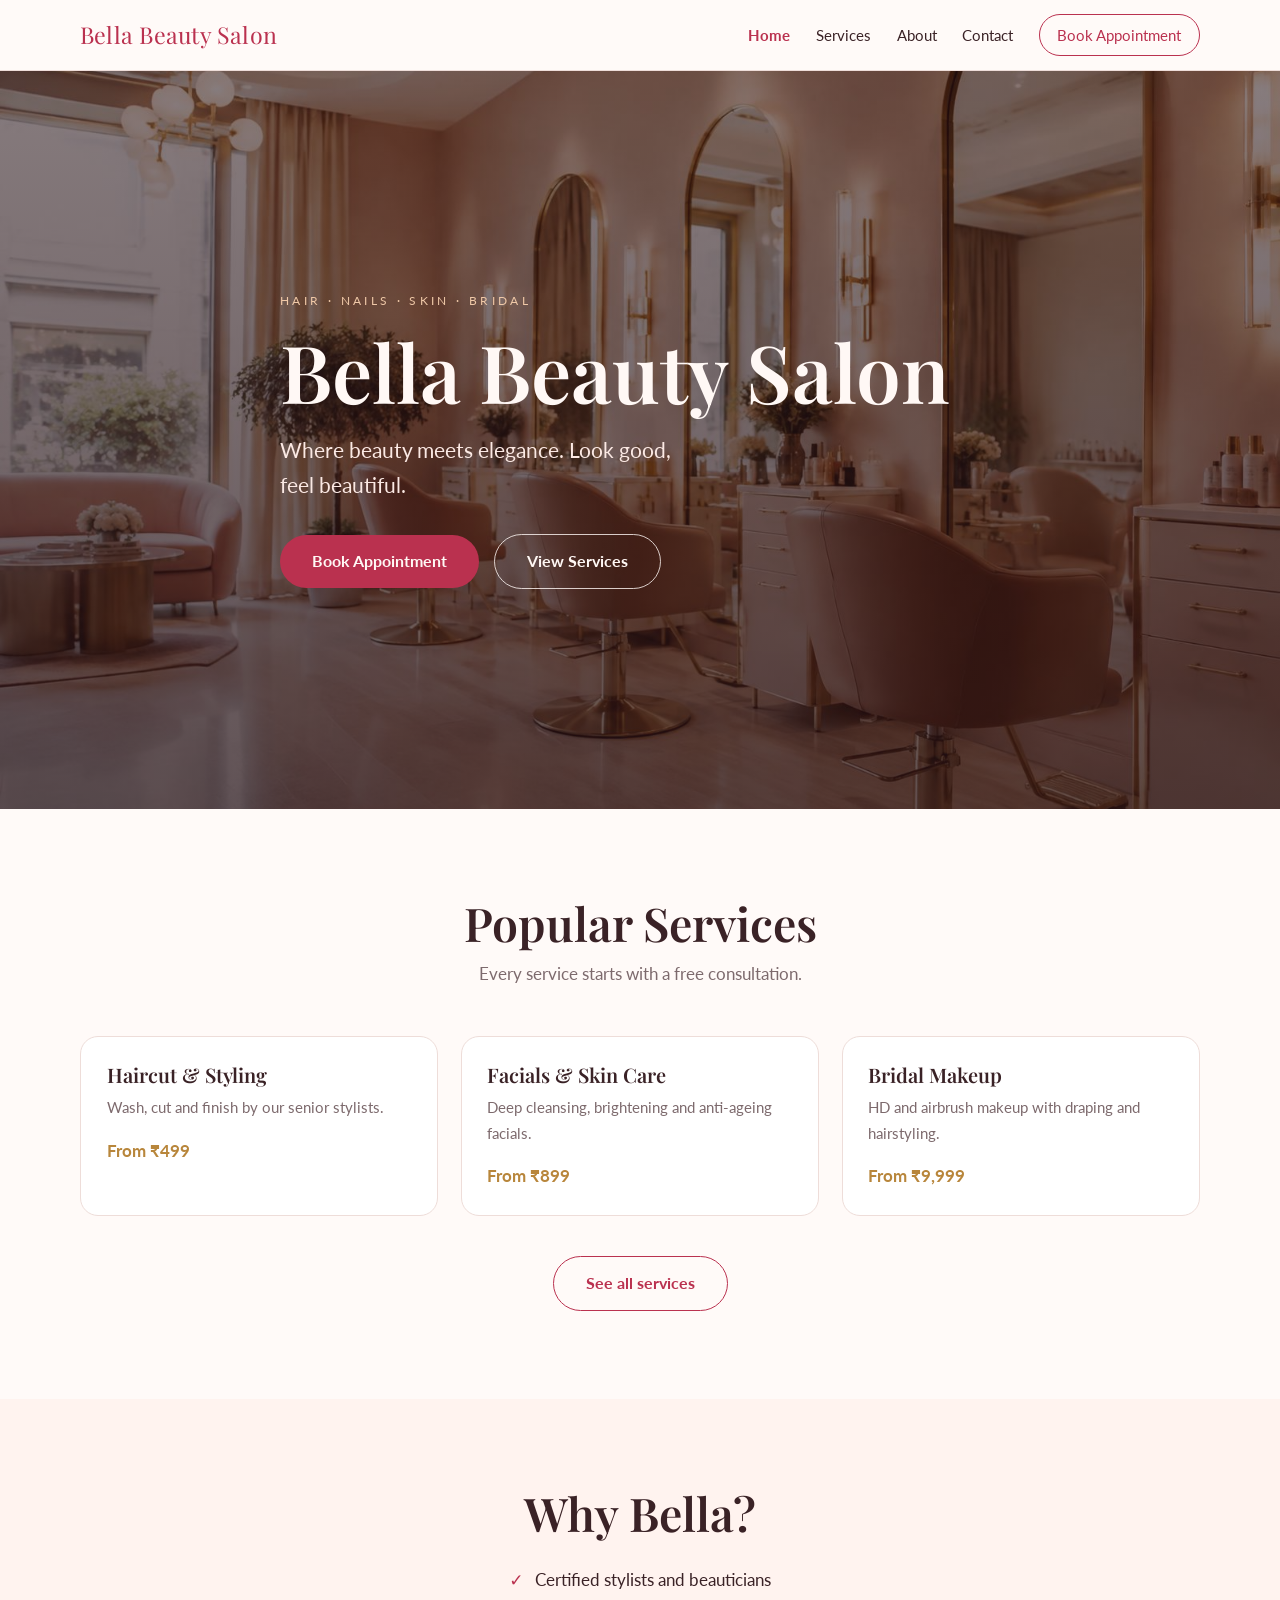
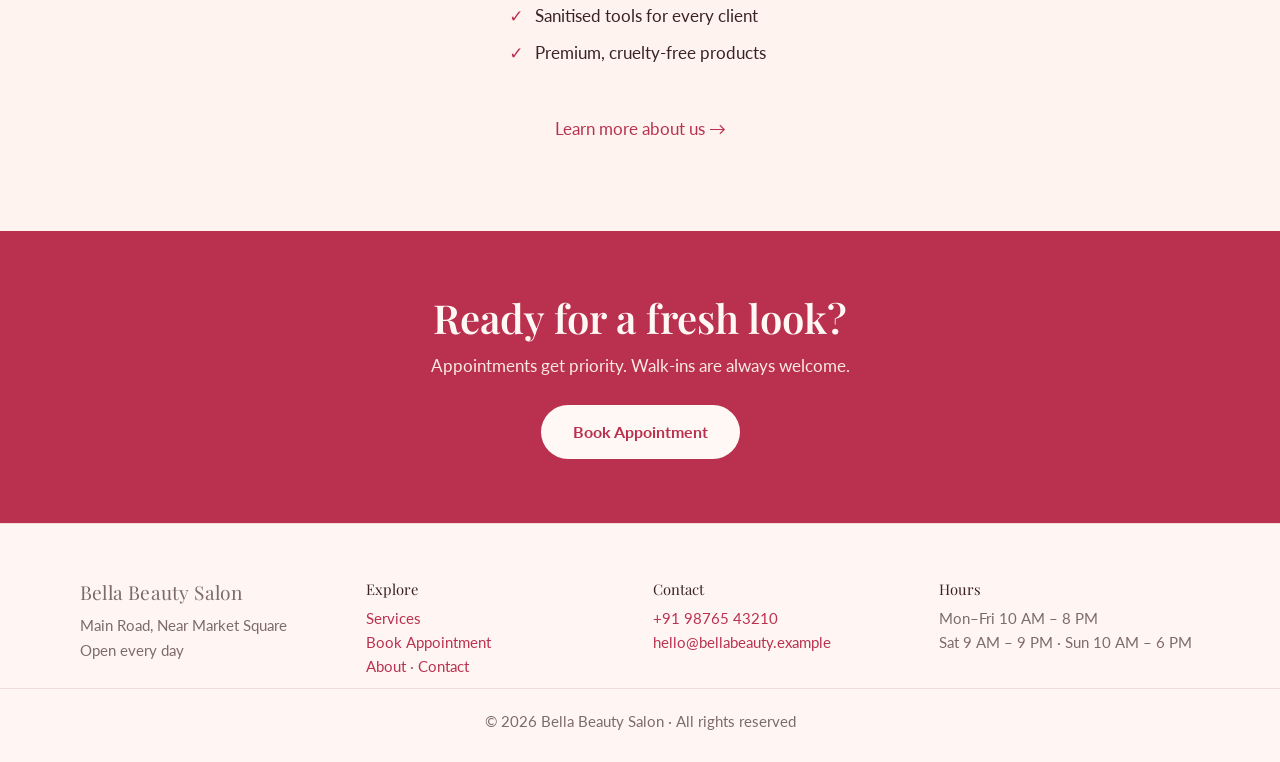
<file: index.html>
<!DOCTYPE html>
<html lang="en">
<head>
  <meta charset="UTF-8" />
  <meta name="viewport" content="width=device-width, initial-scale=1" />
  <title>Bella Beauty Salon — Hair, Nails &amp; Skin</title>
  <meta name="description" content="Bella Beauty Salon offers haircuts, coloring, facials, nails and bridal makeup. Book an appointment today." />
  <meta property="og:title" content="Bella Beauty Salon — Hair, Nails &amp; Skin" />
  <meta property="og:description" content="Bella Beauty Salon offers haircuts, coloring, facials, nails and bridal makeup. Book an appointment today." />
  <meta property="og:type" content="website" />
  <meta name="twitter:card" content="summary_large_image" />
  <link rel="preconnect" href="https://fonts.googleapis.com" />
  <link rel="preconnect" href="https://fonts.gstatic.com" crossorigin />
  <link href="https://fonts.googleapis.com/css2?family=Playfair+Display:wght@500;600;700&family=Lato:wght@400;700&display=swap" rel="stylesheet" />
  <link rel="stylesheet" href="styles.css" />
</head>
<body>
  <header class="site-header" id="siteHeader">
    <div class="wrap header-inner">
      <a class="brand" href="index.html">Bella Beauty Salon</a>
      <nav class="nav" id="nav">
        <a href="index.html" class="active">Home</a>
        <a href="services.html">Services</a>
        <a href="about.html">About</a>
        <a href="contact.html">Contact</a>
        <a class="nav-cta" href="booking.html">Book Appointment</a>
      </nav>
      <button class="menu-btn" id="menuBtn" aria-label="Open menu" aria-expanded="false" aria-controls="nav">
        <span></span><span></span><span></span>
      </button>
    </div>
  </header>

  <main id="top">
    <section class="hero">
      <img class="hero-img" src="hero.jpg" alt="Bella Beauty Salon interior" />
      <div class="hero-shade"></div>
      <div class="hero-copy wrap">
        <p class="eyebrow">Hair · Nails · Skin · Bridal</p>
        <h1>Bella Beauty Salon</h1>
        <p class="lede">Where beauty meets elegance. Look good, feel beautiful.</p>
        <a class="btn" href="booking.html">Book Appointment</a>
        <a class="btn ghost" href="services.html">View Services</a>
      </div>
    </section>

    <section class="section">
      <div class="wrap">
        <h2 class="section-title">Popular Services</h2>
        <p class="section-sub">Every service starts with a free consultation.</p>
        <div class="grid">
          <article class="card reveal">
            <h3>Haircut &amp; Styling</h3>
            <p>Wash, cut and finish by our senior stylists.</p>
            <p class="price">From ₹499</p>
          </article>
          <article class="card reveal">
            <h3>Facials &amp; Skin Care</h3>
            <p>Deep cleansing, brightening and anti-ageing facials.</p>
            <p class="price">From ₹899</p>
          </article>
          <article class="card reveal">
            <h3>Bridal Makeup</h3>
            <p>HD and airbrush makeup with draping and hairstyling.</p>
            <p class="price">From ₹9,999</p>
          </article>
        </div>
        <p class="center-link"><a class="btn outline" href="services.html">See all services</a></p>
      </div>
    </section>

    <section class="section about">
      <div class="wrap narrow-text reveal">
        <h2 class="section-title">Why Bella?</h2>
        <ul class="ticks centered">
          <li>Certified stylists and beauticians</li>
          <li>Sanitised tools for every client</li>
          <li>Premium, cruelty-free products</li>
        </ul>
        <p class="center-link"><a href="about.html">Learn more about us &rarr;</a></p>
      </div>
    </section>

    <section class="cta-band">
      <div class="wrap">
        <h2>Ready for a fresh look?</h2>
        <p>Appointments get priority. Walk-ins are always welcome.</p>
        <a class="btn light" href="booking.html">Book Appointment</a>
      </div>
    </section>
  </main>

  <footer class="site-footer">
    <div class="wrap footer-inner">
      <div>
        <p class="brand small">Bella Beauty Salon</p>
        <p>Main Road, Near Market Square<br />Open every day</p>
      </div>
      <div>
        <p class="foot-title">Explore</p>
        <p><a href="services.html">Services</a><br /><a href="booking.html">Book Appointment</a><br /><a href="about.html">About</a> · <a href="contact.html">Contact</a></p>
      </div>
      <div>
        <p class="foot-title">Contact</p>
        <p><a href="tel:+919876543210">+91 98765 43210</a><br /><a href="mailto:hello@bellabeauty.example">hello@bellabeauty.example</a></p>
      </div>
      <div>
        <p class="foot-title">Hours</p>
        <p>Mon–Fri 10 AM – 8 PM<br />Sat 9 AM – 9 PM · Sun 10 AM – 6 PM</p>
      </div>
    </div>
    <p class="copy">&copy; <span id="year"></span> Bella Beauty Salon · All rights reserved</p>
  </footer>

  <script src="script.js"></script>
</body>
</html>
</file>
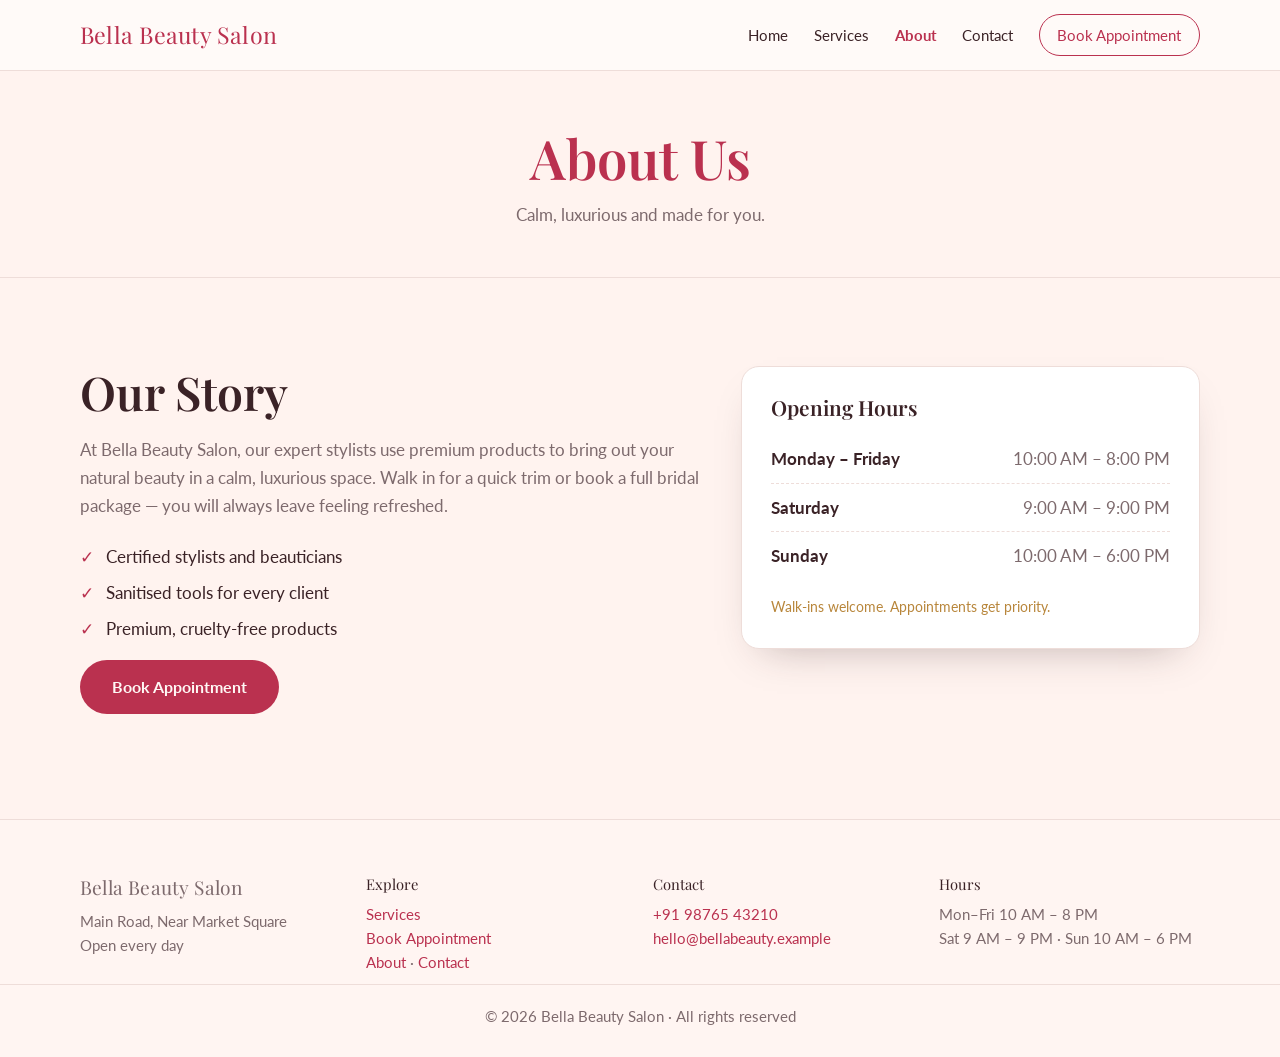
<file: about.html>
<!DOCTYPE html>
<html lang="en">
<head>
  <meta charset="UTF-8" />
  <meta name="viewport" content="width=device-width, initial-scale=1" />
  <title>About — Bella Beauty Salon</title>
  <meta name="description" content="Meet Bella Beauty Salon: certified stylists, premium products and a calm, luxurious space." />
  <meta property="og:title" content="About — Bella Beauty Salon" />
  <meta property="og:description" content="Meet Bella Beauty Salon: certified stylists, premium products and a calm, luxurious space." />
  <meta property="og:type" content="website" />
  <meta name="twitter:card" content="summary_large_image" />
  <link rel="preconnect" href="https://fonts.googleapis.com" />
  <link rel="preconnect" href="https://fonts.gstatic.com" crossorigin />
  <link href="https://fonts.googleapis.com/css2?family=Playfair+Display:wght@500;600;700&family=Lato:wght@400;700&display=swap" rel="stylesheet" />
  <link rel="stylesheet" href="styles.css" />
</head>
<body>
  <header class="site-header" id="siteHeader">
    <div class="wrap header-inner">
      <a class="brand" href="index.html">Bella Beauty Salon</a>
      <nav class="nav" id="nav">
        <a href="index.html">Home</a>
        <a href="services.html">Services</a>
        <a href="about.html" class="active">About</a>
        <a href="contact.html">Contact</a>
        <a class="nav-cta" href="booking.html">Book Appointment</a>
      </nav>
      <button class="menu-btn" id="menuBtn" aria-label="Open menu" aria-expanded="false" aria-controls="nav">
        <span></span><span></span><span></span>
      </button>
    </div>
  </header>

  <section class="page-hero">
    <div class="wrap">
      <h1>About Us</h1>
      <p>Calm, luxurious and made for you.</p>
    </div>
  </section>

  <main>
    <section class="section about">
      <div class="wrap about-inner">
        <div class="about-copy reveal">
          <h2 class="section-title left">Our Story</h2>
          <p>At Bella Beauty Salon, our expert stylists use premium products to bring out your natural beauty in a calm, luxurious space. Walk in for a quick trim or book a full bridal package — you will always leave feeling refreshed.</p>
          <ul class="ticks">
            <li>Certified stylists and beauticians</li>
            <li>Sanitised tools for every client</li>
            <li>Premium, cruelty-free products</li>
          </ul>
          <p><a class="btn" href="booking.html">Book Appointment</a></p>
        </div>
        <aside class="hours reveal">
          <h3>Opening Hours</h3>
          <dl>
            <div><dt>Monday – Friday</dt><dd>10:00 AM – 8:00 PM</dd></div>
            <div><dt>Saturday</dt><dd>9:00 AM – 9:00 PM</dd></div>
            <div><dt>Sunday</dt><dd>10:00 AM – 6:00 PM</dd></div>
          </dl>
          <p class="hours-note">Walk-ins welcome. Appointments get priority.</p>
        </aside>
      </div>
    </section>
  </main>

  <footer class="site-footer">
    <div class="wrap footer-inner">
      <div>
        <p class="brand small">Bella Beauty Salon</p>
        <p>Main Road, Near Market Square<br />Open every day</p>
      </div>
      <div>
        <p class="foot-title">Explore</p>
        <p><a href="services.html">Services</a><br /><a href="booking.html">Book Appointment</a><br /><a href="about.html">About</a> · <a href="contact.html">Contact</a></p>
      </div>
      <div>
        <p class="foot-title">Contact</p>
        <p><a href="tel:+919876543210">+91 98765 43210</a><br /><a href="mailto:hello@bellabeauty.example">hello@bellabeauty.example</a></p>
      </div>
      <div>
        <p class="foot-title">Hours</p>
        <p>Mon–Fri 10 AM – 8 PM<br />Sat 9 AM – 9 PM · Sun 10 AM – 6 PM</p>
      </div>
    </div>
    <p class="copy">&copy; <span id="year"></span> Bella Beauty Salon · All rights reserved</p>
  </footer>

  <script src="script.js"></script>
</body>
</html>
</file>
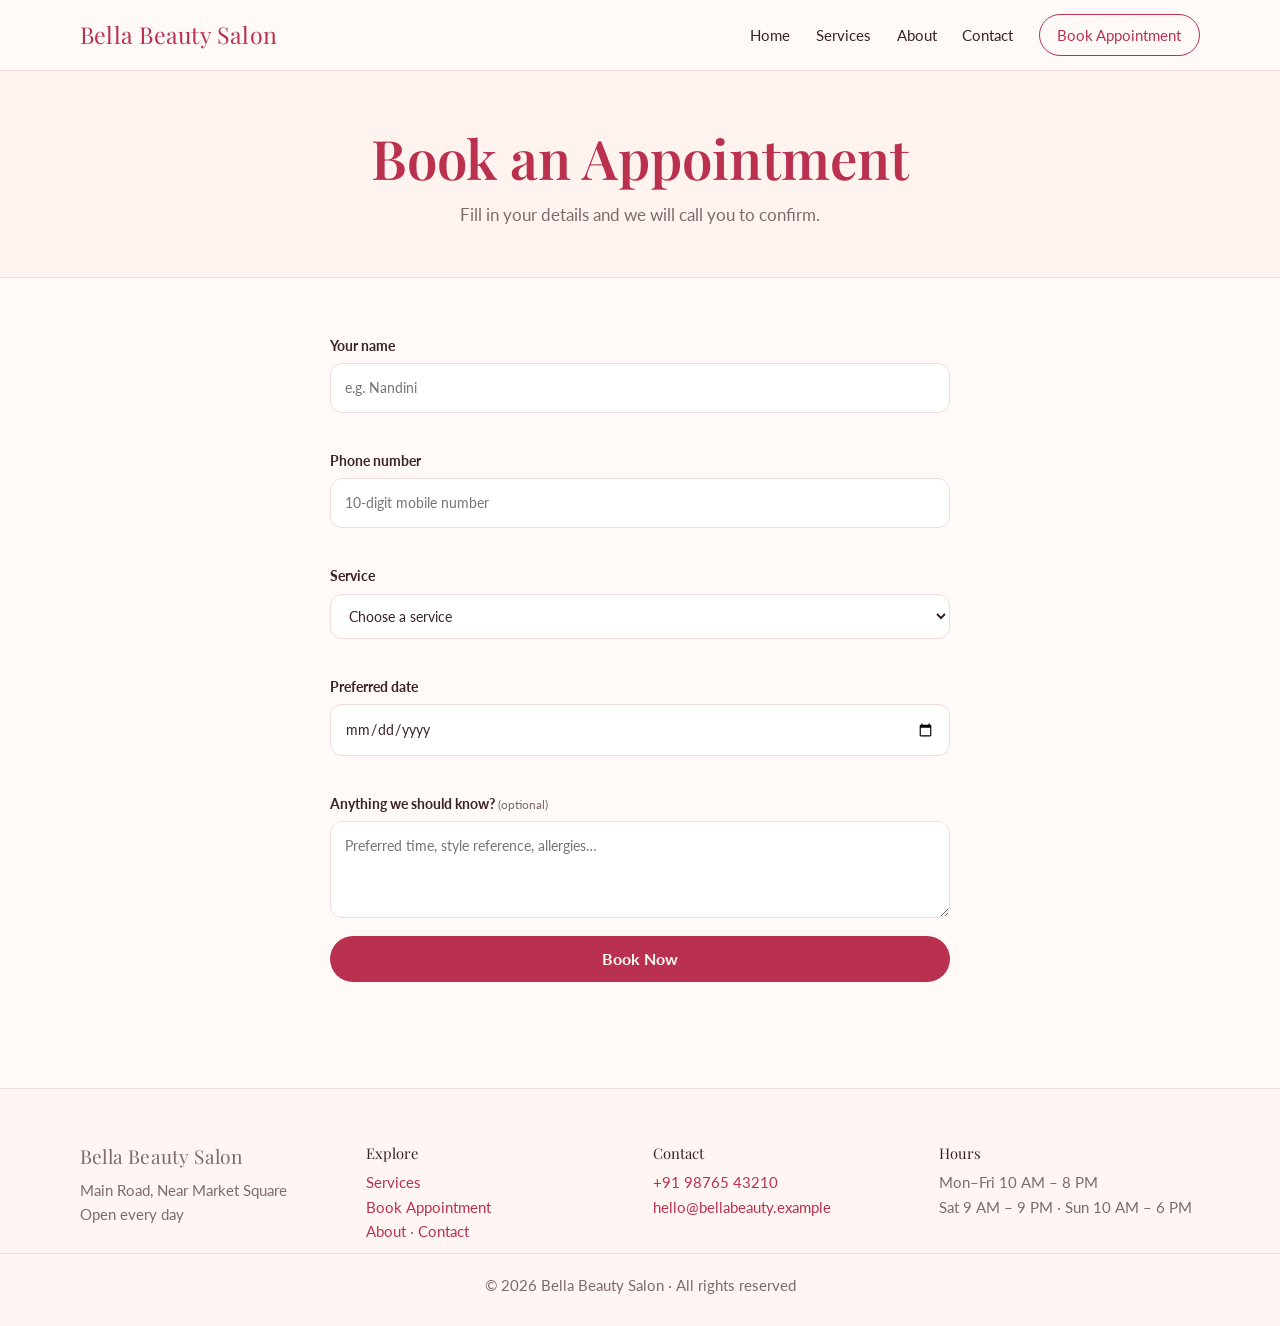
<file: booking.html>
<!DOCTYPE html>
<html lang="en">
<head>
  <meta charset="UTF-8" />
  <meta name="viewport" content="width=device-width, initial-scale=1" />
  <title>Book an Appointment — Bella Beauty Salon</title>
  <meta name="description" content="Book your appointment at Bella Beauty Salon. Choose a service and a date and we will call to confirm." />
  <meta property="og:title" content="Book an Appointment — Bella Beauty Salon" />
  <meta property="og:description" content="Book your appointment at Bella Beauty Salon. Choose a service and a date and we will call to confirm." />
  <meta property="og:type" content="website" />
  <meta name="twitter:card" content="summary_large_image" />
  <link rel="preconnect" href="https://fonts.googleapis.com" />
  <link rel="preconnect" href="https://fonts.gstatic.com" crossorigin />
  <link href="https://fonts.googleapis.com/css2?family=Playfair+Display:wght@500;600;700&family=Lato:wght@400;700&display=swap" rel="stylesheet" />
  <link rel="stylesheet" href="styles.css" />
</head>
<body>
  <header class="site-header" id="siteHeader">
    <div class="wrap header-inner">
      <a class="brand" href="index.html">Bella Beauty Salon</a>
      <nav class="nav" id="nav">
        <a href="index.html">Home</a>
        <a href="services.html">Services</a>
        <a href="about.html">About</a>
        <a href="contact.html">Contact</a>
        <a class="nav-cta" href="booking.html">Book Appointment</a>
      </nav>
      <button class="menu-btn" id="menuBtn" aria-label="Open menu" aria-expanded="false" aria-controls="nav">
        <span></span><span></span><span></span>
      </button>
    </div>
  </header>

  <section class="page-hero">
    <div class="wrap">
      <h1>Book an Appointment</h1>
      <p>Fill in your details and we will call you to confirm.</p>
    </div>
  </section>

  <main>
    <section class="section book">
      <div class="wrap narrow">
        <form id="bookForm" class="form" novalidate>
          <label>
            <span>Your name</span>
            <input type="text" name="name" id="name" placeholder="e.g. Nandini" autocomplete="name" />
            <em class="err" data-for="name"></em>
          </label>
          <label>
            <span>Phone number</span>
            <input type="tel" name="phone" id="phone" placeholder="10-digit mobile number" autocomplete="tel" inputmode="numeric" />
            <em class="err" data-for="phone"></em>
          </label>
          <label>
            <span>Service</span>
            <select name="service" id="service">
              <option value="">Choose a service</option>
              <option>Haircut &amp; Styling</option>
              <option>Hair Coloring</option>
              <option>Facials &amp; Skin Care</option>
              <option>Manicure &amp; Pedicure</option>
              <option>Bridal Makeup</option>
              <option>Spa &amp; Massage</option>
            </select>
            <em class="err" data-for="service"></em>
          </label>
          <label>
            <span>Preferred date</span>
            <input type="date" name="date" id="date" />
            <em class="err" data-for="date"></em>
          </label>
          <label>
            <span>Anything we should know? <small>(optional)</small></span>
            <textarea name="notes" id="notes" rows="3" placeholder="Preferred time, style reference, allergies…"></textarea>
          </label>
          <button class="btn full" type="submit">Book Now</button>
          <p class="form-note" id="formNote"></p>
        </form>

        <p class="thanks" id="thanks" hidden>
          Thank you, <strong id="thanksName"></strong>! Your request for <strong id="thanksService"></strong>
          on <strong id="thanksDate"></strong> is noted. We will call you shortly to confirm.
          <button type="button" class="link" id="againBtn">Book another</button>
        </p>
      </div>
    </section>
  </main>

  <footer class="site-footer">
    <div class="wrap footer-inner">
      <div>
        <p class="brand small">Bella Beauty Salon</p>
        <p>Main Road, Near Market Square<br />Open every day</p>
      </div>
      <div>
        <p class="foot-title">Explore</p>
        <p><a href="services.html">Services</a><br /><a href="booking.html">Book Appointment</a><br /><a href="about.html">About</a> · <a href="contact.html">Contact</a></p>
      </div>
      <div>
        <p class="foot-title">Contact</p>
        <p><a href="tel:+919876543210">+91 98765 43210</a><br /><a href="mailto:hello@bellabeauty.example">hello@bellabeauty.example</a></p>
      </div>
      <div>
        <p class="foot-title">Hours</p>
        <p>Mon–Fri 10 AM – 8 PM<br />Sat 9 AM – 9 PM · Sun 10 AM – 6 PM</p>
      </div>
    </div>
    <p class="copy">&copy; <span id="year"></span> Bella Beauty Salon · All rights reserved</p>
  </footer>

  <script src="script.js"></script>
</body>
</html>
</file>
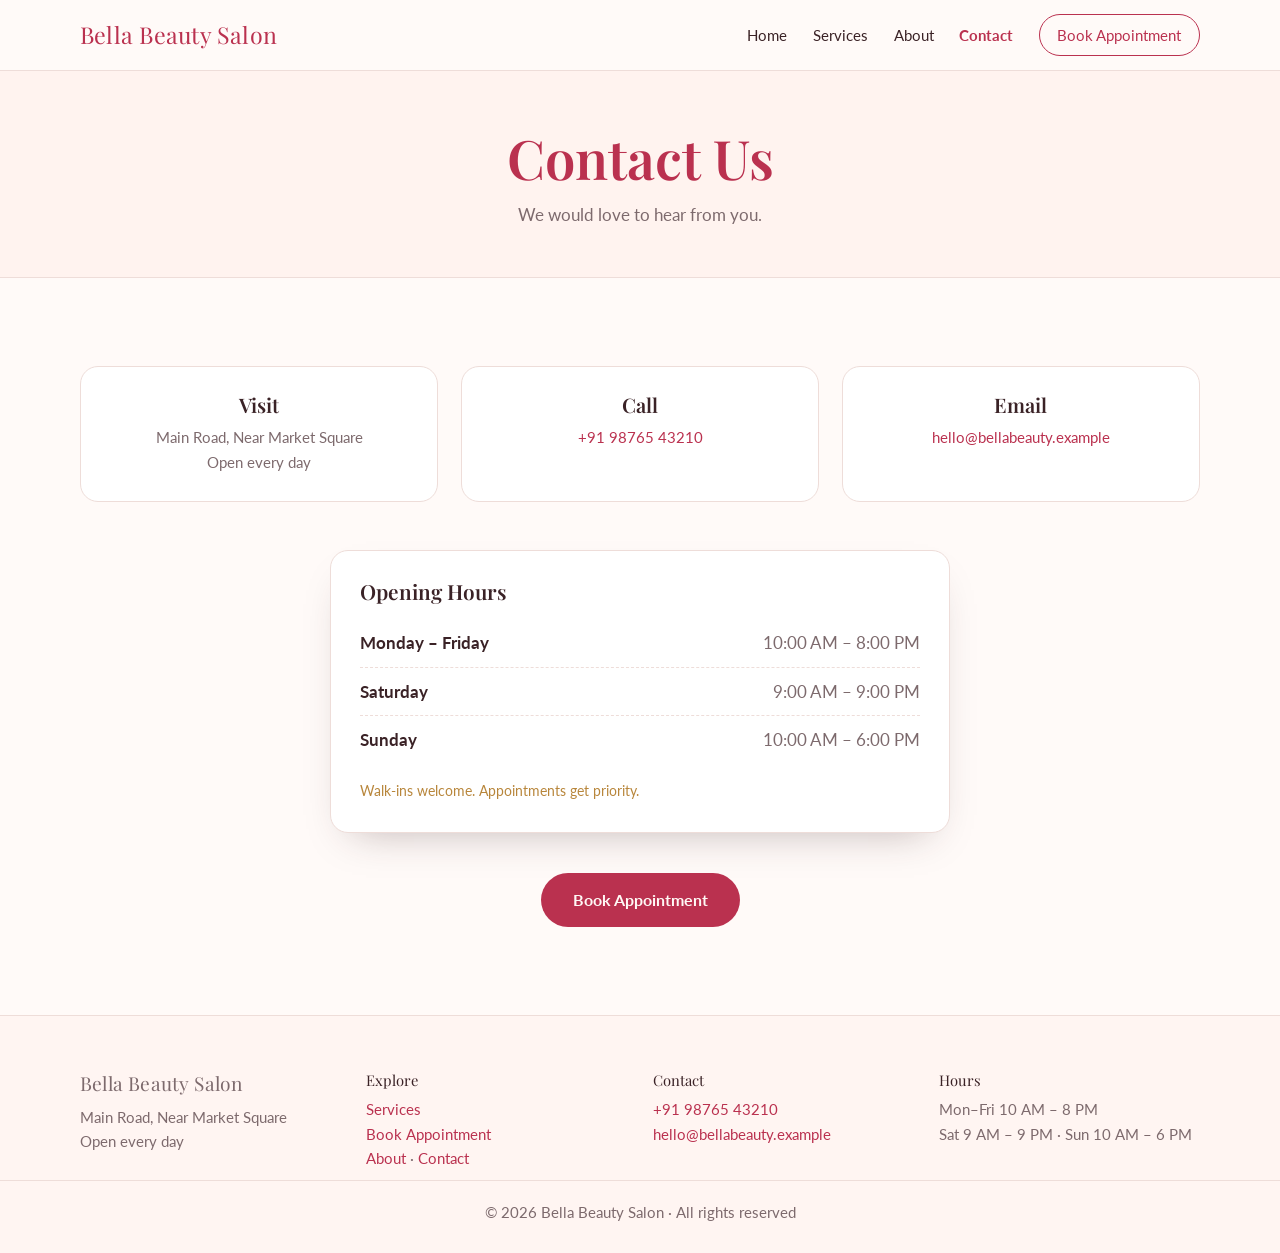
<file: contact.html>
<!DOCTYPE html>
<html lang="en">
<head>
  <meta charset="UTF-8" />
  <meta name="viewport" content="width=device-width, initial-scale=1" />
  <title>Contact — Bella Beauty Salon</title>
  <meta name="description" content="Call, email or visit Bella Beauty Salon. Opening hours and contact details." />
  <meta property="og:title" content="Contact — Bella Beauty Salon" />
  <meta property="og:description" content="Call, email or visit Bella Beauty Salon. Opening hours and contact details." />
  <meta property="og:type" content="website" />
  <meta name="twitter:card" content="summary_large_image" />
  <link rel="preconnect" href="https://fonts.googleapis.com" />
  <link rel="preconnect" href="https://fonts.gstatic.com" crossorigin />
  <link href="https://fonts.googleapis.com/css2?family=Playfair+Display:wght@500;600;700&family=Lato:wght@400;700&display=swap" rel="stylesheet" />
  <link rel="stylesheet" href="styles.css" />
</head>
<body>
  <header class="site-header" id="siteHeader">
    <div class="wrap header-inner">
      <a class="brand" href="index.html">Bella Beauty Salon</a>
      <nav class="nav" id="nav">
        <a href="index.html">Home</a>
        <a href="services.html">Services</a>
        <a href="about.html">About</a>
        <a href="contact.html" class="active">Contact</a>
        <a class="nav-cta" href="booking.html">Book Appointment</a>
      </nav>
      <button class="menu-btn" id="menuBtn" aria-label="Open menu" aria-expanded="false" aria-controls="nav">
        <span></span><span></span><span></span>
      </button>
    </div>
  </header>

  <section class="page-hero">
    <div class="wrap">
      <h1>Contact Us</h1>
      <p>We would love to hear from you.</p>
    </div>
  </section>

  <main>
    <section class="section">
      <div class="wrap contact-grid">
        <article class="card reveal">
          <h3>Visit</h3>
          <p>Main Road, Near Market Square<br />Open every day</p>
        </article>
        <article class="card reveal">
          <h3>Call</h3>
          <p><a href="tel:+919876543210">+91 98765 43210</a></p>
        </article>
        <article class="card reveal">
          <h3>Email</h3>
          <p><a href="mailto:hello@bellabeauty.example">hello@bellabeauty.example</a></p>
        </article>
      </div>
      <div class="wrap narrow hours-wrap">
        <aside class="hours reveal">
          <h3>Opening Hours</h3>
          <dl>
            <div><dt>Monday – Friday</dt><dd>10:00 AM – 8:00 PM</dd></div>
            <div><dt>Saturday</dt><dd>9:00 AM – 9:00 PM</dd></div>
            <div><dt>Sunday</dt><dd>10:00 AM – 6:00 PM</dd></div>
          </dl>
          <p class="hours-note">Walk-ins welcome. Appointments get priority.</p>
        </aside>
        <p class="center-link"><a class="btn" href="booking.html">Book Appointment</a></p>
      </div>
    </section>
  </main>

  <footer class="site-footer">
    <div class="wrap footer-inner">
      <div>
        <p class="brand small">Bella Beauty Salon</p>
        <p>Main Road, Near Market Square<br />Open every day</p>
      </div>
      <div>
        <p class="foot-title">Explore</p>
        <p><a href="services.html">Services</a><br /><a href="booking.html">Book Appointment</a><br /><a href="about.html">About</a> · <a href="contact.html">Contact</a></p>
      </div>
      <div>
        <p class="foot-title">Contact</p>
        <p><a href="tel:+919876543210">+91 98765 43210</a><br /><a href="mailto:hello@bellabeauty.example">hello@bellabeauty.example</a></p>
      </div>
      <div>
        <p class="foot-title">Hours</p>
        <p>Mon–Fri 10 AM – 8 PM<br />Sat 9 AM – 9 PM · Sun 10 AM – 6 PM</p>
      </div>
    </div>
    <p class="copy">&copy; <span id="year"></span> Bella Beauty Salon · All rights reserved</p>
  </footer>

  <script src="script.js"></script>
</body>
</html>
</file>
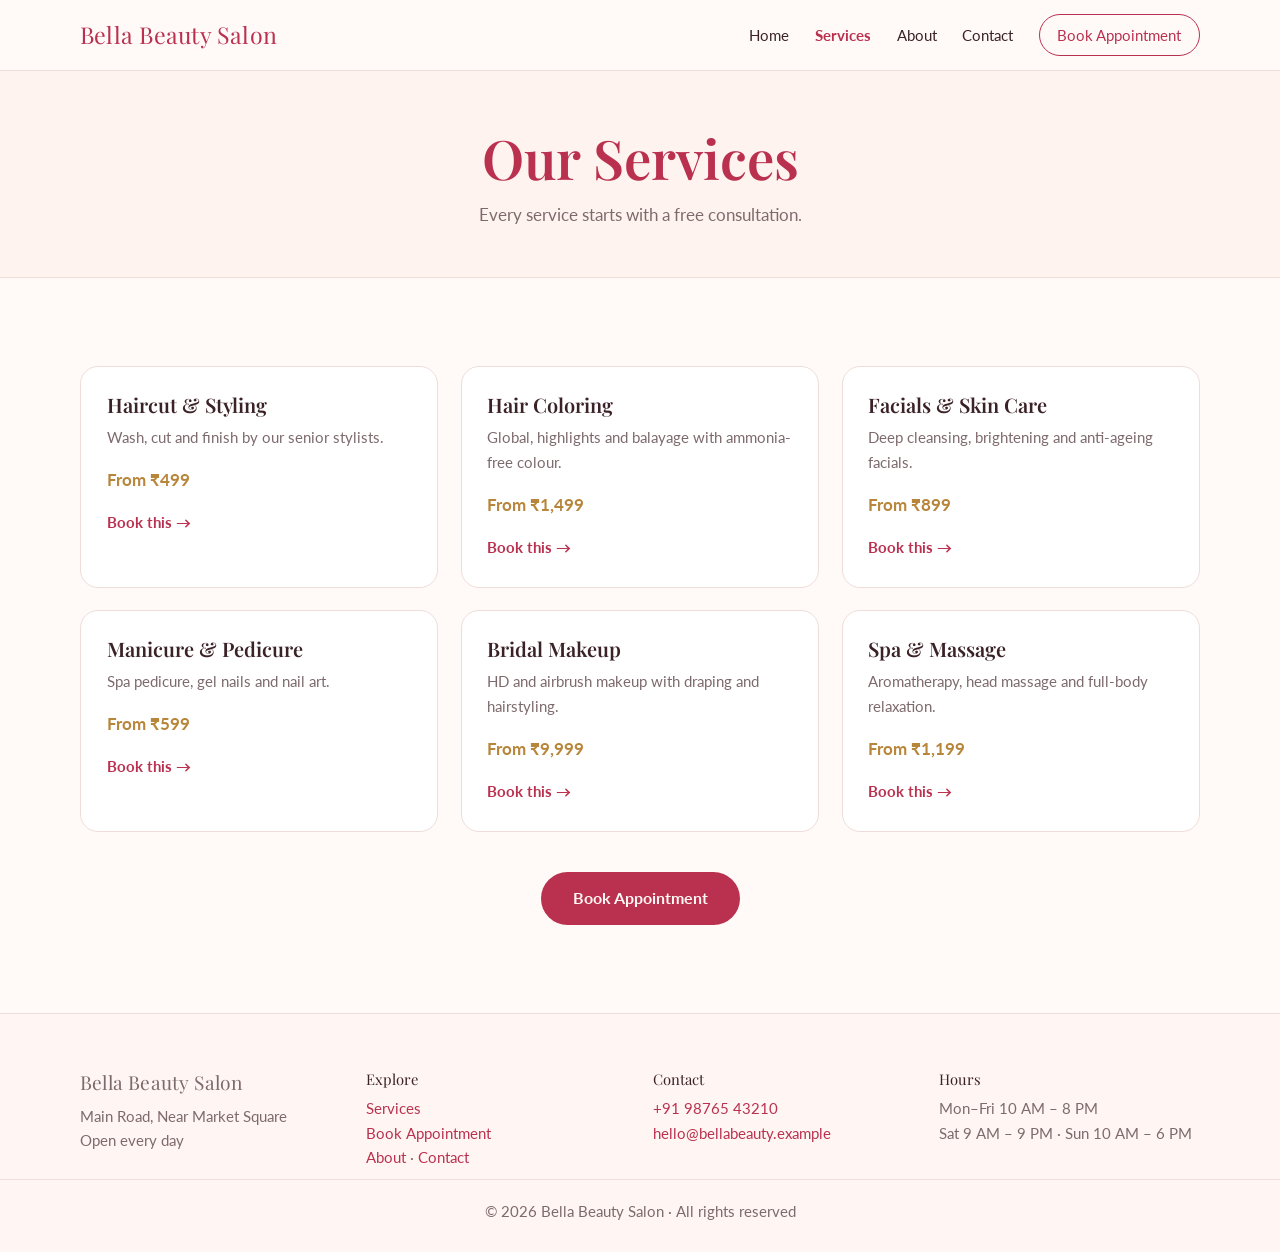
<file: services.html>
<!DOCTYPE html>
<html lang="en">
<head>
  <meta charset="UTF-8" />
  <meta name="viewport" content="width=device-width, initial-scale=1" />
  <title>Services — Bella Beauty Salon</title>
  <meta name="description" content="Haircuts, coloring, facials, manicure, pedicure, bridal makeup and spa at Bella Beauty Salon." />
  <meta property="og:title" content="Services — Bella Beauty Salon" />
  <meta property="og:description" content="Haircuts, coloring, facials, manicure, pedicure, bridal makeup and spa at Bella Beauty Salon." />
  <meta property="og:type" content="website" />
  <meta name="twitter:card" content="summary_large_image" />
  <link rel="preconnect" href="https://fonts.googleapis.com" />
  <link rel="preconnect" href="https://fonts.gstatic.com" crossorigin />
  <link href="https://fonts.googleapis.com/css2?family=Playfair+Display:wght@500;600;700&family=Lato:wght@400;700&display=swap" rel="stylesheet" />
  <link rel="stylesheet" href="styles.css" />
</head>
<body>
  <header class="site-header" id="siteHeader">
    <div class="wrap header-inner">
      <a class="brand" href="index.html">Bella Beauty Salon</a>
      <nav class="nav" id="nav">
        <a href="index.html">Home</a>
        <a href="services.html" class="active">Services</a>
        <a href="about.html">About</a>
        <a href="contact.html">Contact</a>
        <a class="nav-cta" href="booking.html">Book Appointment</a>
      </nav>
      <button class="menu-btn" id="menuBtn" aria-label="Open menu" aria-expanded="false" aria-controls="nav">
        <span></span><span></span><span></span>
      </button>
    </div>
  </header>

  <section class="page-hero">
    <div class="wrap">
      <h1>Our Services</h1>
      <p>Every service starts with a free consultation.</p>
    </div>
  </section>

  <main>
    <section class="section">
      <div class="wrap">
        <div class="grid">
          <article class="card reveal">
            <h3>Haircut &amp; Styling</h3>
            <p>Wash, cut and finish by our senior stylists.</p>
            <p class="price">From ₹499</p>
            <a class="card-link" href="booking.html?service=Haircut%20%26%20Styling">Book this &rarr;</a>
          </article>
          <article class="card reveal">
            <h3>Hair Coloring</h3>
            <p>Global, highlights and balayage with ammonia-free colour.</p>
            <p class="price">From ₹1,499</p>
            <a class="card-link" href="booking.html?service=Hair%20Coloring">Book this &rarr;</a>
          </article>
          <article class="card reveal">
            <h3>Facials &amp; Skin Care</h3>
            <p>Deep cleansing, brightening and anti-ageing facials.</p>
            <p class="price">From ₹899</p>
            <a class="card-link" href="booking.html?service=Facials%20%26%20Skin%20Care">Book this &rarr;</a>
          </article>
          <article class="card reveal">
            <h3>Manicure &amp; Pedicure</h3>
            <p>Spa pedicure, gel nails and nail art.</p>
            <p class="price">From ₹599</p>
            <a class="card-link" href="booking.html?service=Manicure%20%26%20Pedicure">Book this &rarr;</a>
          </article>
          <article class="card reveal">
            <h3>Bridal Makeup</h3>
            <p>HD and airbrush makeup with draping and hairstyling.</p>
            <p class="price">From ₹9,999</p>
            <a class="card-link" href="booking.html?service=Bridal%20Makeup">Book this &rarr;</a>
          </article>
          <article class="card reveal">
            <h3>Spa &amp; Massage</h3>
            <p>Aromatherapy, head massage and full-body relaxation.</p>
            <p class="price">From ₹1,199</p>
            <a class="card-link" href="booking.html?service=Spa%20%26%20Massage">Book this &rarr;</a>
          </article>
        </div>
        <p class="center-link"><a class="btn" href="booking.html">Book Appointment</a></p>
      </div>
    </section>
  </main>

  <footer class="site-footer">
    <div class="wrap footer-inner">
      <div>
        <p class="brand small">Bella Beauty Salon</p>
        <p>Main Road, Near Market Square<br />Open every day</p>
      </div>
      <div>
        <p class="foot-title">Explore</p>
        <p><a href="services.html">Services</a><br /><a href="booking.html">Book Appointment</a><br /><a href="about.html">About</a> · <a href="contact.html">Contact</a></p>
      </div>
      <div>
        <p class="foot-title">Contact</p>
        <p><a href="tel:+919876543210">+91 98765 43210</a><br /><a href="mailto:hello@bellabeauty.example">hello@bellabeauty.example</a></p>
      </div>
      <div>
        <p class="foot-title">Hours</p>
        <p>Mon–Fri 10 AM – 8 PM<br />Sat 9 AM – 9 PM · Sun 10 AM – 6 PM</p>
      </div>
    </div>
    <p class="copy">&copy; <span id="year"></span> Bella Beauty Salon · All rights reserved</p>
  </footer>

  <script src="script.js"></script>
</body>
</html>
</file>
<file: styles.css>
/* ============ Bella Beauty Salon — plain CSS ============ */

:root {
  --bg: #fffaf8;
  --ink: #3a2226;
  --berry: #ba314f;
  --berry-dark: #96253e;
  --cream: #fff3ef;
  --muted: #7d6a6d;
  --gold: #b8863b;
  --border: #eeddd9;
  --card: #ffffff;
  --shadow: 0 18px 40px -22px rgba(58, 34, 38, 0.35);
  --serif: "Playfair Display", Georgia, "Times New Roman", serif;
  --sans: "Lato", system-ui, -apple-system, "Segoe UI", sans-serif;
}

* { box-sizing: border-box; }

html { scroll-behavior: smooth; }

body {
  margin: 0;
  background: var(--bg);
  color: var(--ink);
  font-family: var(--sans);
  font-size: 17px;
  line-height: 1.65;
  -webkit-font-smoothing: antialiased;
}

img { max-width: 100%; display: block; }

a { color: var(--berry); text-decoration: none; }
a:hover { color: var(--berry-dark); }

h1, h2, h3 { font-family: var(--serif); font-weight: 600; line-height: 1.15; margin: 0; }

.wrap { width: min(1120px, 100% - 2.5rem); margin-inline: auto; }
.wrap.narrow { width: min(620px, 100% - 2.5rem); }

/* ---------- header ---------- */
.site-header {
  position: sticky;
  top: 0;
  z-index: 20;
  background: rgba(255, 250, 248, 0.92);
  backdrop-filter: blur(8px);
  border-bottom: 1px solid var(--border);
  transition: box-shadow 0.25s ease;
}
.site-header.scrolled { box-shadow: 0 10px 30px -24px rgba(58, 34, 38, 0.6); }

.header-inner { display: flex; align-items: center; justify-content: space-between; gap: 1rem; padding: 0.9rem 0; }

.brand {
  font-family: var(--serif);
  font-size: 1.45rem;
  color: var(--berry);
  letter-spacing: 0.01em;
}
.brand.small { font-size: 1.2rem; }

.nav { display: flex; align-items: center; gap: 1.6rem; }
.nav a { color: var(--ink); font-size: 0.95rem; }
.nav a:hover { color: var(--berry); }
.nav a.active { color: var(--berry); font-weight: 700; }

.nav-cta {
  border: 1px solid var(--berry);
  border-radius: 999px;
  padding: 0.45rem 1.1rem;
  color: var(--berry) !important;
}
.nav-cta:hover { background: var(--berry); color: #fff !important; }

.menu-btn {
  display: none;
  flex-direction: column;
  gap: 5px;
  background: none;
  border: 0;
  padding: 8px;
  cursor: pointer;
}
.menu-btn span { width: 24px; height: 2px; background: var(--ink); transition: transform 0.25s ease, opacity 0.2s ease; }
.menu-btn[aria-expanded="true"] span:nth-child(1) { transform: translateY(7px) rotate(45deg); }
.menu-btn[aria-expanded="true"] span:nth-child(2) { opacity: 0; }
.menu-btn[aria-expanded="true"] span:nth-child(3) { transform: translateY(-7px) rotate(-45deg); }

/* ---------- hero ---------- */
.hero { position: relative; min-height: 82vh; display: flex; align-items: center; overflow: hidden; }
.hero-img { position: absolute; inset: 0; width: 100%; height: 100%; object-fit: cover; }
.hero-shade { position: absolute; inset: 0; background: linear-gradient(180deg, rgba(38, 18, 22, 0.55), rgba(38, 18, 22, 0.72)); }
.hero-copy { position: relative; z-index: 1; color: #fff8f5; padding: 6rem 0; max-width: 720px; }
.eyebrow {
  text-transform: uppercase;
  letter-spacing: 0.28em;
  font-size: 0.75rem;
  margin: 0 0 0.9rem;
  color: #f0c9a8;
}
.hero h1 { font-size: clamp(2.6rem, 7vw, 5rem); }
.lede { font-size: clamp(1.05rem, 2.2vw, 1.3rem); max-width: 34ch; margin: 1rem 0 2rem; color: #fbe9e4; }

.btn {
  display: inline-block;
  background: var(--berry);
  color: #fff8f5;
  border: 0;
  border-radius: 999px;
  padding: 0.85rem 2rem;
  font-family: var(--sans);
  font-size: 1rem;
  font-weight: 700;
  cursor: pointer;
  transition: background 0.2s ease, transform 0.2s ease;
}
.btn:hover { background: var(--berry-dark); color: #fff8f5; transform: translateY(-2px); }
.btn.full { width: 100%; }

/* ---------- sections ---------- */
.section { padding: 5.5rem 0; scroll-margin-top: 88px; }
.section-title { font-size: clamp(2rem, 4.5vw, 2.9rem); text-align: center; }
.section-title.left { text-align: left; }
.section-sub { text-align: center; color: var(--muted); margin: 0.6rem 0 3rem; }

.grid {
  display: grid;
  gap: 1.4rem;
  grid-template-columns: 1fr;
}
@media (min-width: 600px) {
  .grid { grid-template-columns: repeat(2, 1fr); }
}
@media (min-width: 900px) {
  .grid { grid-template-columns: repeat(3, 1fr); }
}

.card {
  background: var(--card);
  border: 1px solid var(--border);
  border-radius: 18px;
  padding: 1.6rem;
  transition: transform 0.25s ease, box-shadow 0.25s ease;
}
.card:hover { transform: translateY(-6px); box-shadow: var(--shadow); }
.card h3 { font-size: 1.25rem; }
.card p { margin: 0.6rem 0 0; color: var(--muted); font-size: 0.95rem; }
.price { color: var(--gold) !important; font-weight: 700; font-size: 1.05rem !important; margin-top: 1rem !important; }

/* ---------- about ---------- */
.about { background: var(--cream); }
.about-inner { display: grid; gap: 2.5rem; grid-template-columns: 1.15fr 0.85fr; align-items: start; }
.about-copy p { color: var(--muted); }
.ticks { list-style: none; padding: 0; margin: 1.4rem 0 0; }
.ticks li { position: relative; padding-left: 1.6rem; margin-bottom: 0.5rem; }
.ticks li::before {
  content: "✓";
  position: absolute;
  left: 0;
  color: var(--berry);
  font-weight: 700;
}

.hours {
  background: var(--card);
  border: 1px solid var(--border);
  border-radius: 18px;
  padding: 1.8rem;
  box-shadow: var(--shadow);
}
.hours h3 { font-size: 1.3rem; margin-bottom: 1rem; }
.hours dl { margin: 0; }
.hours dl > div { display: flex; justify-content: space-between; gap: 1rem; padding: 0.6rem 0; border-bottom: 1px dashed var(--border); }
.hours dl > div:last-child { border-bottom: 0; }
.hours dt { font-weight: 700; }
.hours dd { margin: 0; color: var(--muted); }
.hours-note { color: var(--gold); font-size: 0.9rem; margin: 1rem 0 0; }

/* ---------- booking form ---------- */
.form { display: grid; gap: 1.1rem; margin-top: 2rem; }
.form label { display: grid; gap: 0.35rem; font-size: 0.9rem; font-weight: 700; }
.form label small { font-weight: 400; color: var(--muted); }
.form input,
.form select,
.form textarea {
  font: inherit;
  font-weight: 400;
  color: var(--ink);
  background: var(--card);
  border: 1px solid var(--border);
  border-radius: 12px;
  padding: 0.75rem 0.9rem;
  width: 100%;
}
.form textarea { resize: vertical; }
.form input:focus,
.form select:focus,
.form textarea:focus { outline: 2px solid var(--berry); outline-offset: 1px; border-color: transparent; }
.form .invalid { border-color: var(--berry); background: #fff5f6; }
.err { color: var(--berry); font-size: 0.8rem; font-style: normal; min-height: 1em; }
.form-note { color: var(--muted); font-size: 0.85rem; margin: 0; }

.thanks {
  margin-top: 2rem;
  background: var(--cream);
  border: 1px solid var(--border);
  border-radius: 18px;
  padding: 1.6rem;
  text-align: center;
}
.link {
  display: block;
  margin: 1rem auto 0;
  background: none;
  border: 0;
  color: var(--berry);
  font: inherit;
  font-weight: 700;
  cursor: pointer;
  text-decoration: underline;
}

/* ---------- footer ---------- */
.site-footer { border-top: 1px solid var(--border); background: #fff5f2; padding: 3rem 0 1.5rem; }
.footer-inner { display: grid; gap: 1.6rem; grid-template-columns: repeat(auto-fit, minmax(200px, 1fr)); }
.site-footer p { margin: 0.3rem 0; color: var(--muted); font-size: 0.92rem; }
.foot-title { font-family: var(--serif); font-size: 1.05rem; color: var(--ink) !important; }
.copy { text-align: center; font-size: 0.85rem; color: var(--muted); border-top: 1px solid var(--border); margin-top: 2.5rem; padding-top: 1.2rem; }

/* ---------- reveal animation ---------- */
.reveal { opacity: 0; transform: translateY(18px); transition: opacity 0.6s ease, transform 0.6s ease; }
.reveal.in { opacity: 1; transform: none; }

@media (prefers-reduced-motion: reduce) {
  html { scroll-behavior: auto; }
  .reveal { opacity: 1; transform: none; transition: none; }
}

/* ---------- mobile ---------- */
@media (max-width: 780px) {
  .menu-btn { display: flex; }
  .nav {
    position: absolute;
    top: 100%;
    left: 0;
    right: 0;
    flex-direction: column;
    align-items: flex-start;
    gap: 1rem;
    background: var(--bg);
    border-bottom: 1px solid var(--border);
    padding: 1.2rem 1.25rem 1.5rem;
    display: none;
  }
  .nav.open { display: flex; }
  .about-inner { grid-template-columns: 1fr; }
  .hero-copy { padding: 4.5rem 0; }
  .section { padding: 3.5rem 0; }
}

/* ============ multi-page additions ============ */

/* extra button styles */
.btn + .btn { margin-left: 0.7rem; }
.btn.ghost { background: transparent; border: 1px solid rgba(255, 248, 245, 0.8); }
.btn.ghost:hover { background: rgba(255, 248, 245, 0.15); }
.btn.outline { background: transparent; border: 1px solid var(--berry); color: var(--berry); }
.btn.outline:hover { background: var(--berry); color: #fff8f5; }
.btn.light { background: #fff8f5; color: var(--berry); }
.btn.light:hover { background: #fff; color: var(--berry-dark); }

.center-link { text-align: center; margin: 2.5rem 0 0; }

/* inner-page banner */
.page-hero {
  background: var(--cream);
  border-bottom: 1px solid var(--border);
  text-align: center;
  padding: 3.5rem 0 3rem;
}
.page-hero h1 { font-size: clamp(2.2rem, 5vw, 3.4rem); color: var(--berry); }
.page-hero p { margin: 0.7rem 0 0; color: var(--muted); }

/* service cards with a booking link */
.card-link { display: inline-block; margin-top: 1rem; font-weight: 700; font-size: 0.95rem; }

/* home page bits */
.narrow-text { width: min(680px, 100% - 2.5rem); text-align: center; }
.ticks.centered { display: inline-block; text-align: left; margin-top: 1.6rem; }
.about .narrow-text { text-align: center; }

.cta-band { background: var(--berry); color: #fff8f5; text-align: center; padding: 4rem 0; }
.cta-band h2 { font-size: clamp(1.8rem, 4vw, 2.5rem); }
.cta-band p { margin: 0.7rem 0 1.6rem; color: #fbe9e4; }

/* contact page */
.contact-grid { display: grid; gap: 1.4rem; grid-template-columns: 1fr; }
@media (min-width: 780px) { .contact-grid { grid-template-columns: repeat(3, 1fr); } }
.contact-grid .card { text-align: center; }
.hours-wrap { margin-top: 3rem; }

/* booking page spacing */
.book { padding-top: 3.5rem; }
.book .form { margin-top: 0; }
</file>
